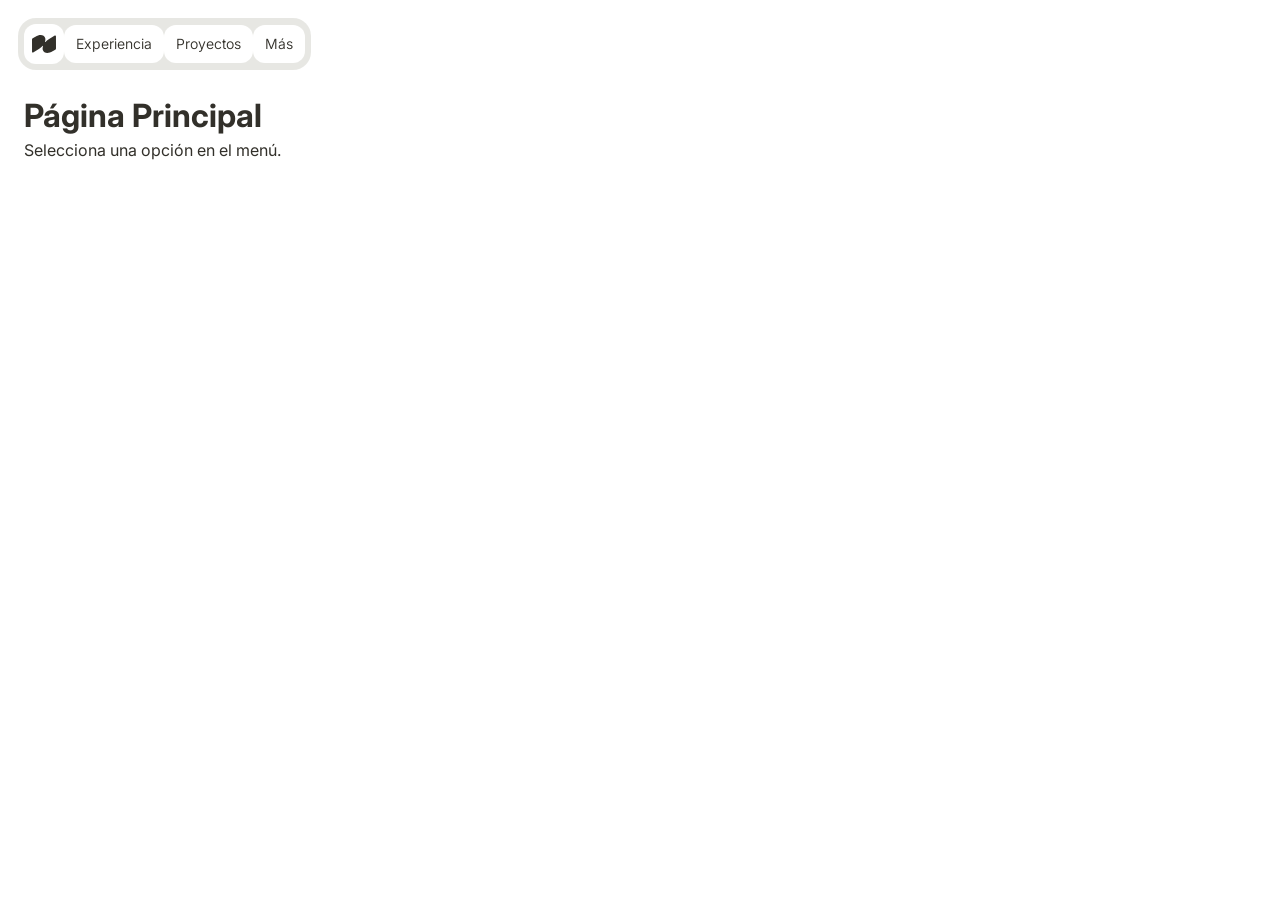
<file: index.html>
<!-- index.html -->
<!DOCTYPE html>
<html lang="es">
<head>
    <meta charset="UTF-8">
    <meta name="viewport" content="width=device-width, initial-scale=1.0">
    <title>Inicio - Portafolio</title>
    <link rel="preconnect" href="https://fonts.googleapis.com">
    <link rel="preconnect" href="https://fonts.gstatic.com" crossorigin>
    <link href="https://fonts.googleapis.com/css2?family=Inter:wght@300;400;500&display=swap" rel="stylesheet">
    <link rel="stylesheet" href="paginas/styles.css">
    <script src="paginas/script.js" defer></script>
</head>
<body>
    <nav class="site-nav" aria-label="Navegación principal">
        <a class="site-nav__logo" href="index.html" aria-label="Inicio" aria-current="page">
            <img src="paginas/images/Logo_DC.svg" alt="Logo">
        </a>
        <a class="site-nav__link" href="paginas/sobre-mi.html">Experiencia</a>
        <a class="site-nav__link" href="paginas/proyectos.html">Proyectos</a>
        <a class="site-nav__link" href="paginas/otros.html">Más</a>
    </nav>

    <main class="page-content">
        <h1>Página Principal</h1>
        <p>Selecciona una opción en el menú.</p>
    </main>
</body>
</html>
</file>
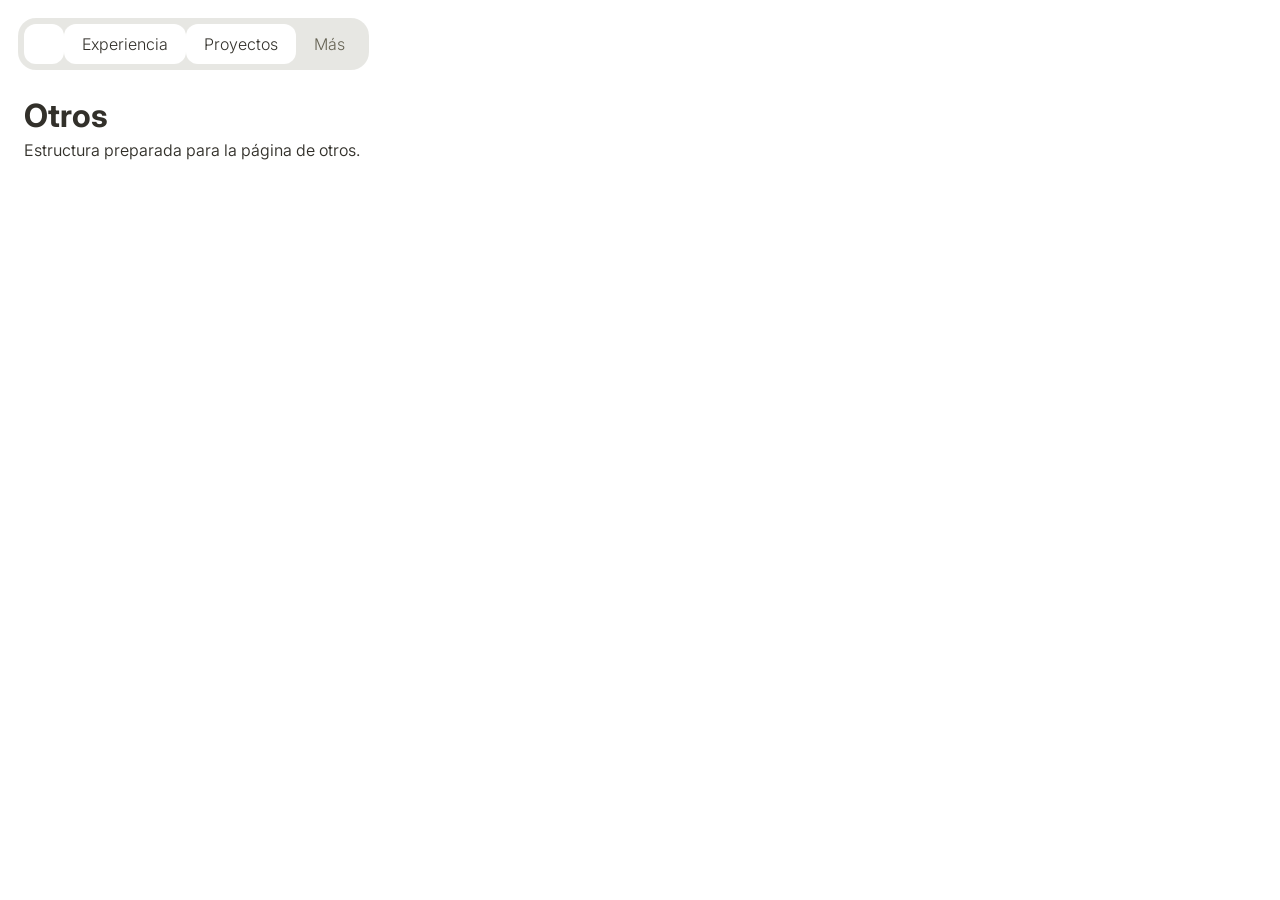
<file: otros.html>
<!-- otros.html -->
<!DOCTYPE html>
<html lang="es">
<head>
    <meta charset="UTF-8">
    <meta name="viewport" content="width=device-width, initial-scale=1.0">
    <title>Otros</title>
    <link rel="preconnect" href="https://fonts.googleapis.com">
    <link rel="preconnect" href="https://fonts.gstatic.com" crossorigin>
    <link href="https://fonts.googleapis.com/css2?family=Inter:wght@300;400;500&display=swap" rel="stylesheet">
    <link rel="stylesheet" href="styles.css">
    <script src="script.js" defer></script>
</head>
<body>
    <nav class="site-nav" aria-label="Navegación principal">
        <a class="site-nav__logo" href="index.html" aria-label="Inicio"></a>
        <a class="site-nav__link" href="sobre-mi.html">Experiencia</a>
        <a class="site-nav__link" href="proyectos.html">Proyectos</a>
        <a class="site-nav__link" href="otros.html" aria-current="page">Más</a>
    </nav>

    <main class="page-content">
        <h1>Otros</h1>
        <p>Estructura preparada para la página de otros.</p>
    </main>
</body>
</html>
</file>
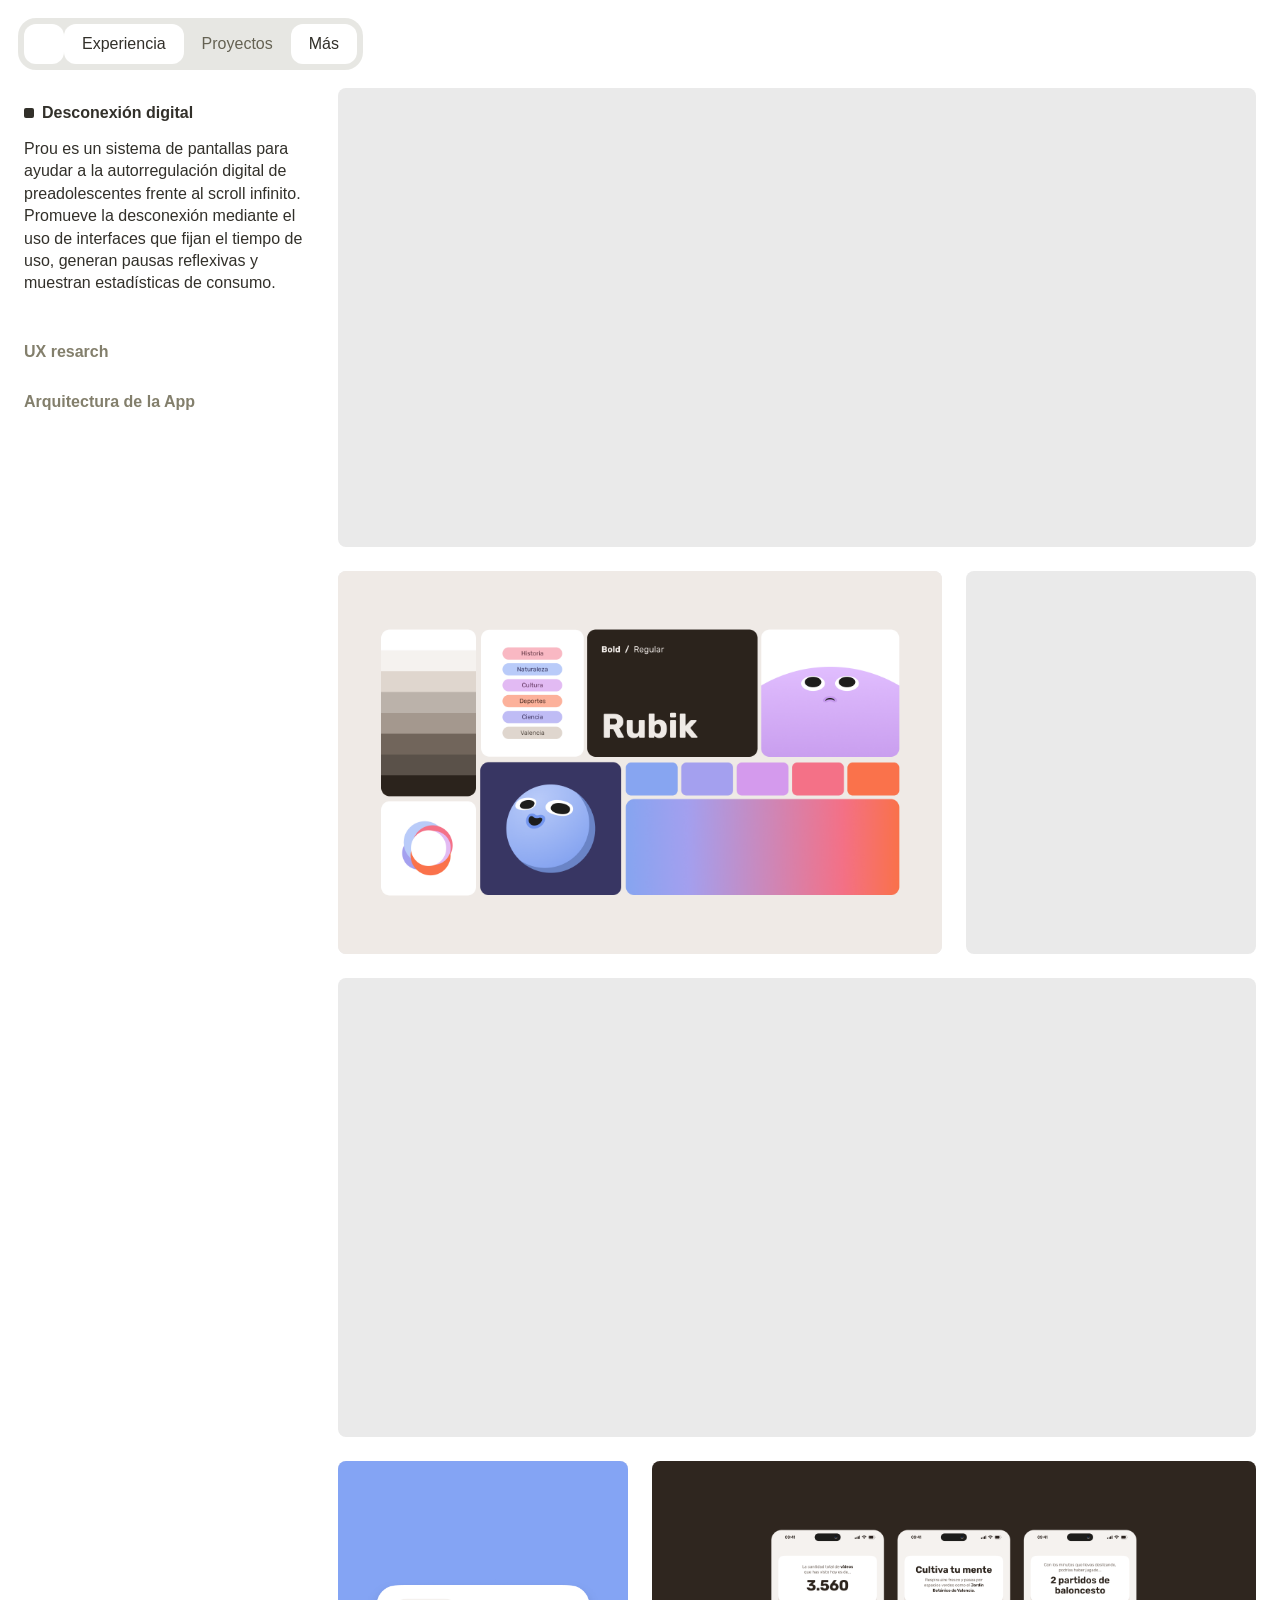
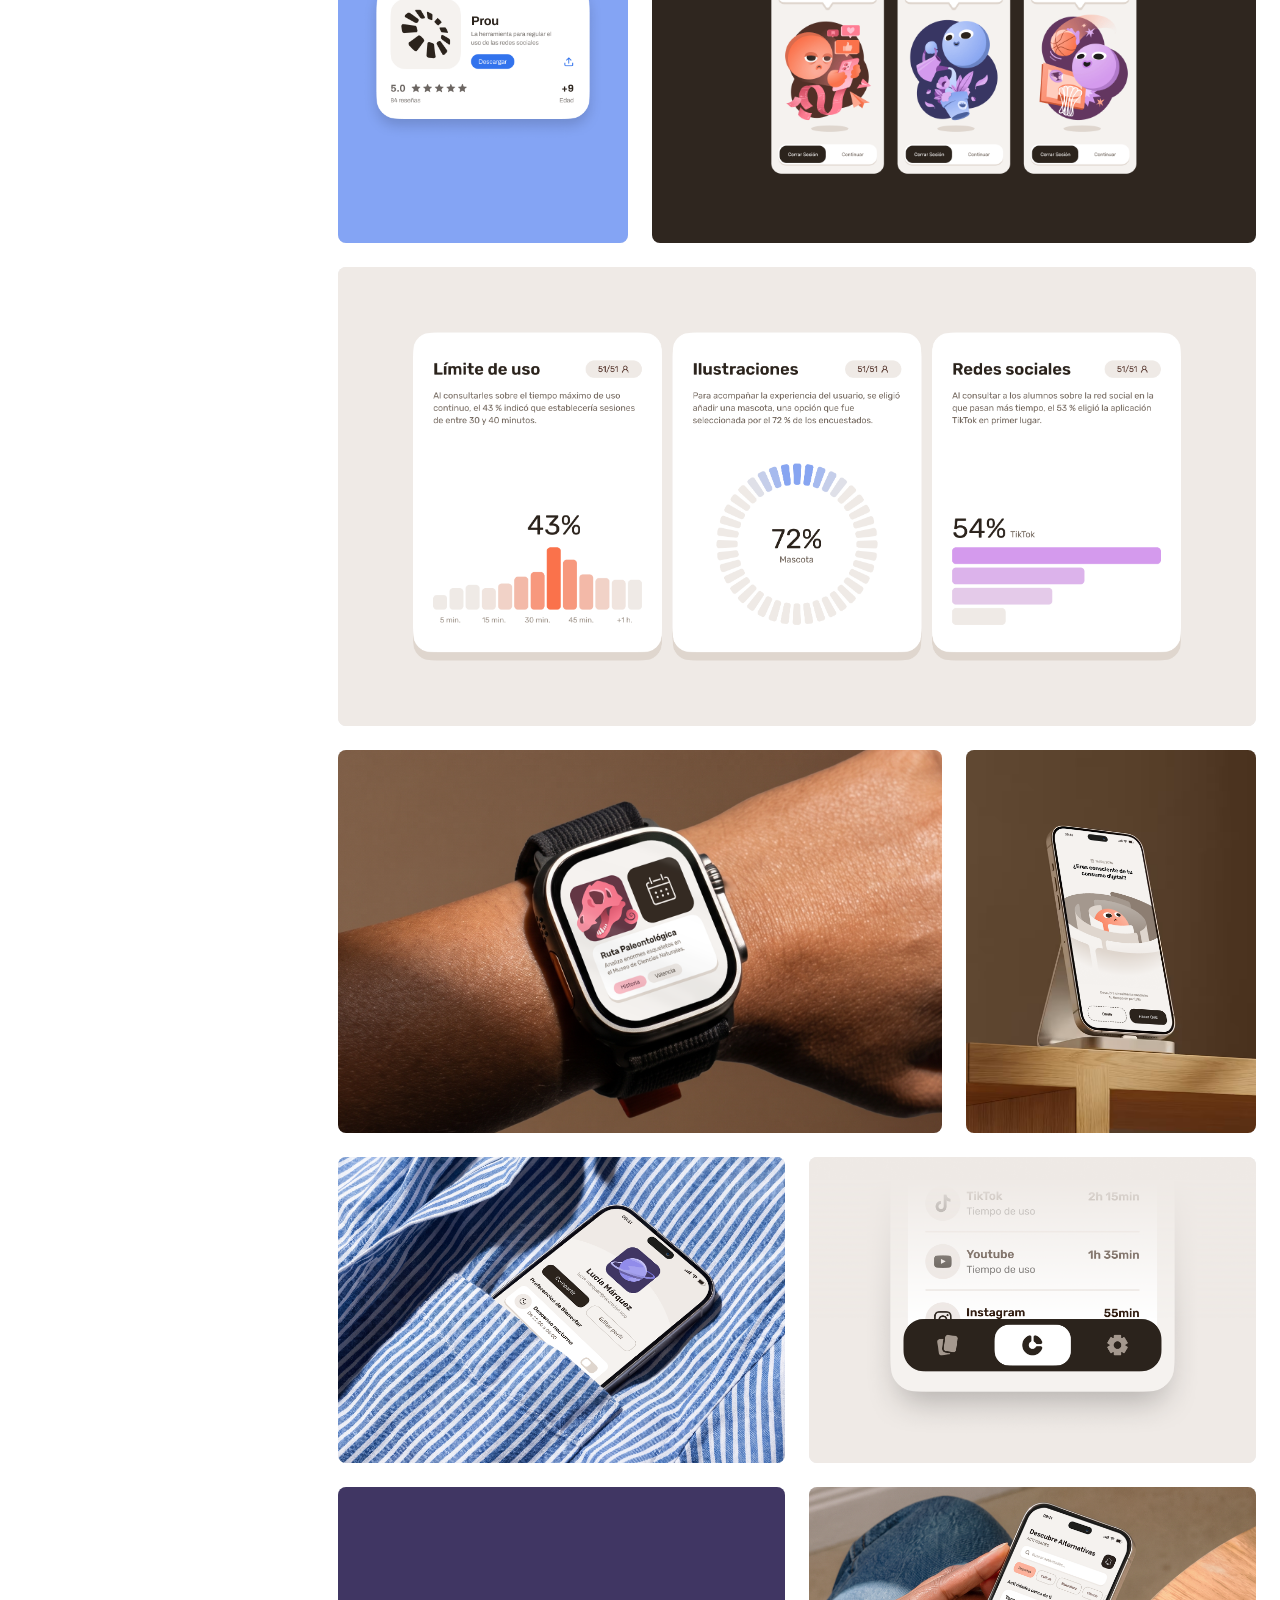
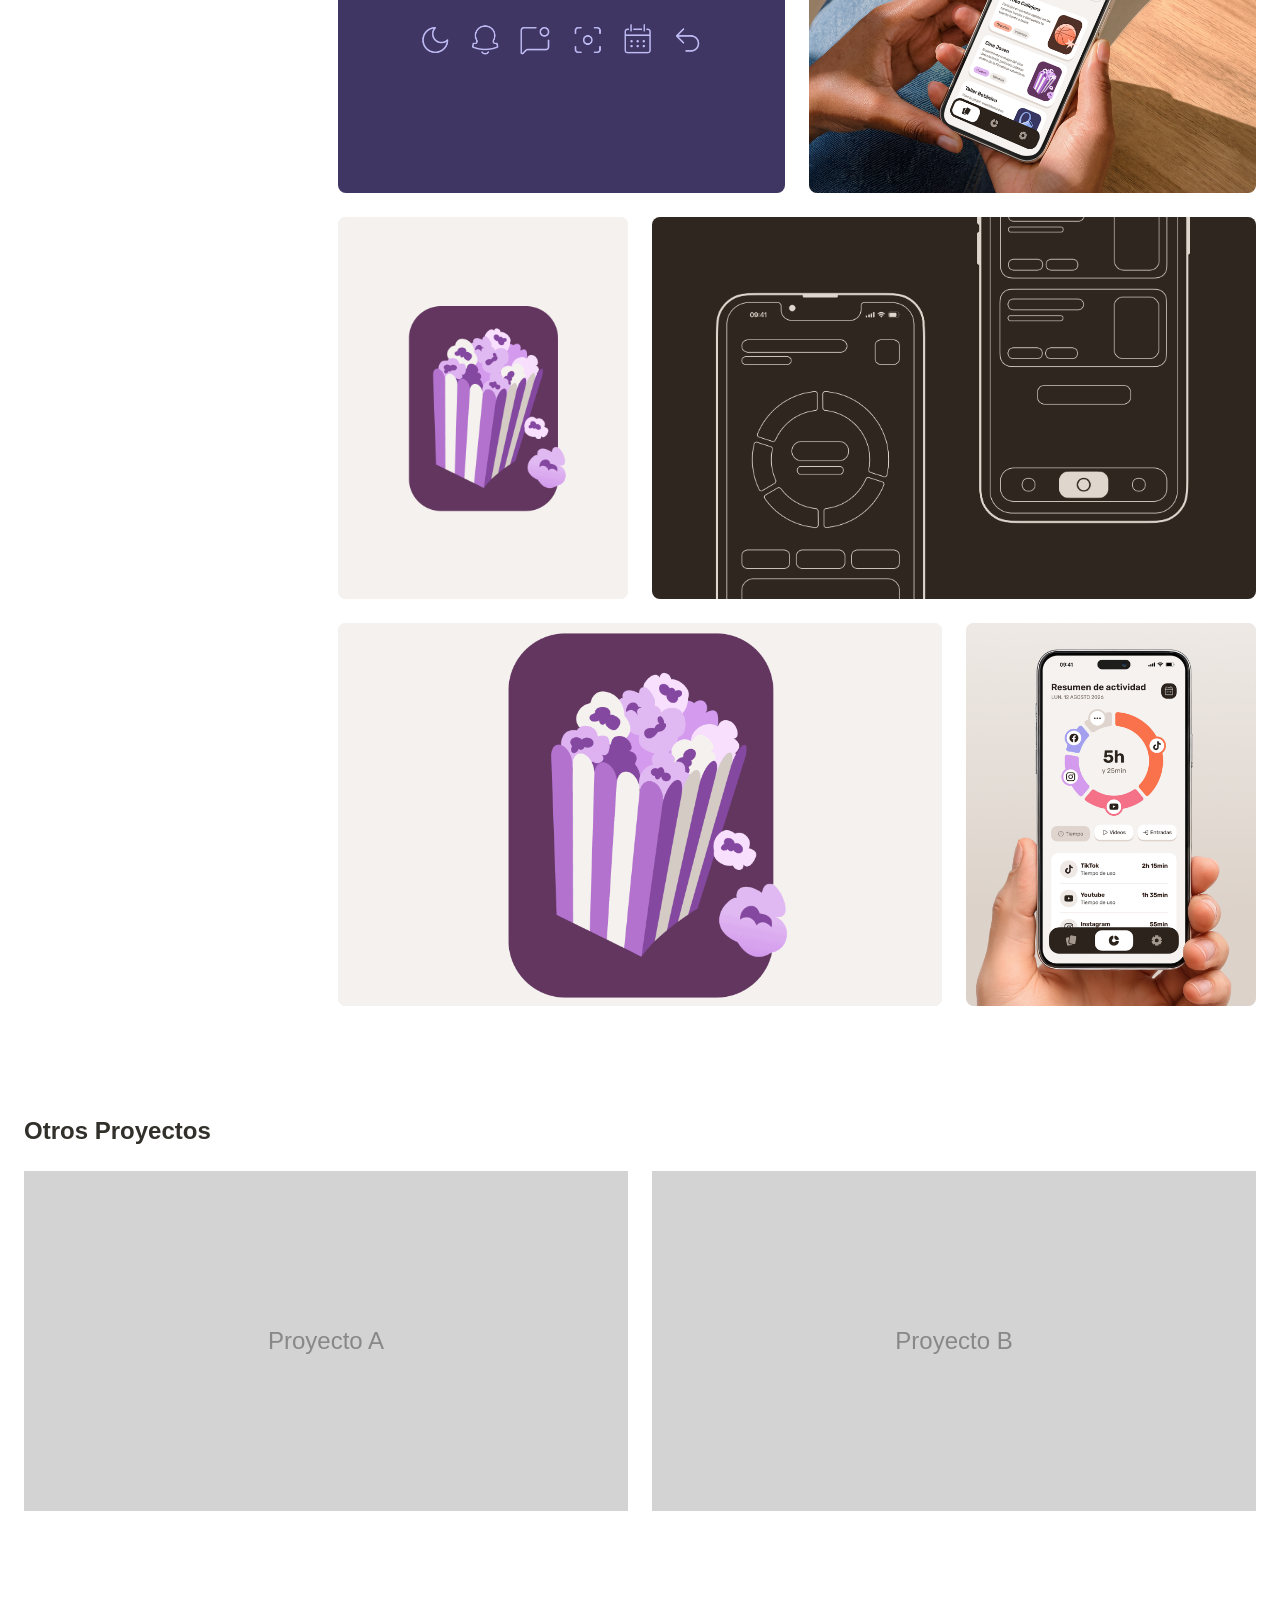
<file: proyectos.html>
<!-- proyectos.html -->
<!DOCTYPE html>
<html lang="es">
<head>
    <meta charset="UTF-8">
    <meta name="viewport" content="width=device-width, initial-scale=1.0">
    <title>Prou | Diseño de App - Proyectos</title>
    <link rel="preconnect" href="https://fonts.googleapis.com">
    <link rel="preconnect" href="https://fonts.gstatic.com" crossorigin>
    <!-- Sustituto libre para la fuente Archive Light -->
    <link href="https://fonts.googleapis.com/css2?family=Archivo:wght@300&display=swap" rel="stylesheet">
    <link rel="stylesheet" href="styles.css">
    <script src="script.js" defer></script>
</head>
<body>
    <nav class="site-nav" aria-label="Navegación principal">
        <a class="site-nav__logo" href="index.html" aria-label="Inicio"></a>
        <a class="site-nav__link" href="sobre-mi.html">Experiencia</a>
        <a class="site-nav__link" href="proyectos.html" aria-current="page">Proyectos</a>
        <a class="site-nav__link" href="otros.html">Más</a>
    </nav>

    <!-- Contenedor Principal (Sin límite de ancho) -->
    <main class="grid-container">
        <!-- Sidebar: Textos y Botones (4 Columnas) -->
        <aside class="sidebar" id="sidebar">
            <div class="accordion-item active" data-target="seccion-1">
                <button class="accordion-btn">Desconexión digital</button>
                <div class="accordion-content" style="max-height: 2000px;">
                    <div class="accordion-content-inner">
                        <p>Prou es un sistema de pantallas para ayudar a la autorregulación digital de preadolescentes frente al scroll infinito. Promueve la desconexión mediante el uso de interfaces que fijan el tiempo de uso, generan pausas reflexivas y muestran estadísticas de consumo.</p>
                    </div>
                </div>
            </div>

            <div class="accordion-item" data-target="seccion-2">
                <button class="accordion-btn">UX resarch</button>
                <div class="accordion-content">
                    <div class="accordion-content-inner">
                        <p>Para validar las decisiones de UX, se realizó un testeo previo a 51 alumnos de entre 12 y 13 años en el que se evaluaron sus hábitos de uso, los parámetros de interacción y las preferencias visuales.</p>
                    
                    </div>
                </div>
            </div>

            <div class="accordion-item" data-target="seccion-3">
                <button class="accordion-btn">Arquitectura de la App</button>
                <div class="accordion-content">
                    <div class="accordion-content-inner">
                        <p>Se diseñó una aplicación externa que permite al usuario comprender y gestionar de forma más consciente su actividad digital diaria, la cual se estructuró en tres pantallas principales.</p>
                    
                    </div>
                </div>
            </div>

            
        </aside>

        <!-- Contenido Principal: Bloques de Imágenes (12 Columnas) -->
        <div class="content-blocks">

            
            <!-- Bloque 1: 6 y 6 (Altura 480px rel.) -->
            <div class="block-row row-720" id="seccion-1">
                <div class="block-col col-12">
                    
                    <iframe src="https://player.vimeo.com/video/1236018371?autoplay=1&amp;muted=1&amp;loop=1&amp;background=1" style="position: absolute; top: 50%; left: 50%; transform: translate(-50%, -50%); width: 100%; height: 100vw; pointer-events: none;" frameborder="0" allow="autoplay" allowfullscreen sandbox="allow-same-origin allow-scripts allow-pointer-lock allow-forms allow-popups allow-popups-to-escape-sandbox" allow="autoplay; fullscreen" allowfullscreen></iframe>
                </div>
            </div>

            <!-- Bloque 2: 4 y 8 (Altura 600px rel.) -->
            <div class="block-row row-600" id="seccion-1">
                <div class="block-col col-8">
                    <img src="images/system.png" alt="Imagen 1">
                </div>
                <div class="block-col col-4">
                    <iframe src="https://player.vimeo.com/video/1238572340?autoplay=1&amp;muted=1&amp;loop=1&amp;background=1" style="position: absolute; top: 50%; left: 50%; transform: translate(-50%, -50%); width: 150vw; height: 100%; pointer-events: none;" frameborder="0" allow="autoplay" allowfullscreen sandbox="allow-same-origin allow-scripts allow-pointer-lock allow-forms allow-popups allow-popups-to-escape-sandbox" allow="autoplay; fullscreen" allowfullscreen></iframe>
                </div>
                
            </div>

            <!-- Bloque 4: 12 (Altura 720px rel.) -->
            <div class="block-row row-720" id="seccion-1">
                <div class="block-col col-12">
                    <iframe src="https://player.vimeo.com/video/1238567015?autoplay=1&amp;muted=1&amp;loop=1&amp;background=1" style="position: absolute; top: 50%; left: 50%; transform: translate(-50%, -50%); width: 100%; height: 100vw; pointer-events: none;" frameborder="0" allow="autoplay" allowfullscreen sandbox="allow-same-origin allow-scripts allow-pointer-lock allow-forms allow-popups allow-popups-to-escape-sandbox" allow="autoplay; fullscreen" allowfullscreen></iframe>
                
                </div>
            </div>

            <!-- Bloque 3: 8 y 4 (Altura 600px rel.) -->
            <div class="block-row row-600" id="seccion-1">
                
                <div class="block-col col-4">
                    <img src="images/App descarga.png" alt="Imagen 3">
                </div>
                <div class="block-col col-8">
                    <img src="images/Mascota.gif" alt="Imagen 3">
                </div>
            </div>

            <!-- Bloque 4: 12 (Altura 720px rel.) -->
            <div class="block-row row-720" id="seccion-2">
                <div class="block-col col-12">
                    <img src="images/Estadisticas.png" alt="Imagen 4">
                </div>
            </div>

            <!-- Bloque 5: 4, 4, 4 (Altura 600px rel.)
            <div class="block-row row-600">
                <div class="block-col col-4">
                    <div class="placeholder">Imagen 5A</div>
                </div>
                <div class="block-col col-4">
                    <div class="placeholder">Imagen 5B</div>
                </div>
                <div class="block-col col-4">
                    <div class="placeholder">Imagen 5C</div>
                </div>
            </div>-->

            <div class="block-row row-600" id="seccion-2">
                <div class="block-col col-8">
                    <img src="images/watch.png" alt="Imagen 1">
                </div>
                <div class="block-col col-4">
                    <img src="images/Test.png" alt="Imagen 1">
                </div>
            </div>
            
            <!-- Bloque 2: 4 y 8 (Altura 600px rel.) -->
            <div class="block-row row-480" id="seccion-2">
                <div class="block-col col-6">
                    <img src="images/Perfil.png" alt="Imagen 1">
                </div>
                <div class="block-col col-6">
                    <img src="images/Slider.png" alt="Imagen 1">
                </div>
            </div>

            <div class="block-row row-480" id="seccion-3">
                <div class="block-col col-6">
                    <img src="images/Iconos simples 2.png" alt="Imagen 1">
                </div>
                <div class="block-col col-6">
                    <img src="images/Portada.png" alt="Imagen 1">
                </div>
            </div>

            <div class="block-row row-600" id="seccion-3">
                <div class="block-col col-4">
                    <img src="images/ilustraciones.gif" alt="Imagen 1">
                </div>
                <div class="block-col col-8">
                    <img src="images/Wireframes.png" alt="Imagen 1">
                </div>
            </div>

            <div class="block-row row-600" id="seccion-3">
                <div class="block-col col-8">
                    <img src="images/ilustraciones.gif" alt="Imagen 1">
                </div>
                <div class="block-col col-4">
                    <img src="images/Datos.png" alt="Imagen 1">
                </div>
            </div>

        
        </div>
    </main>

    <section class="otros-proyectos">
        <h2>Otros Proyectos</h2>
        <div class="otros-grid">
            <div class="placeholder" style="aspect-ratio: 16/9;">Proyecto A</div>
            <div class="placeholder" style="aspect-ratio: 16/9;">Proyecto B</div>
        </div>
    </section>

    <footer class="footer"></footer>
</body>
</html>
</file>
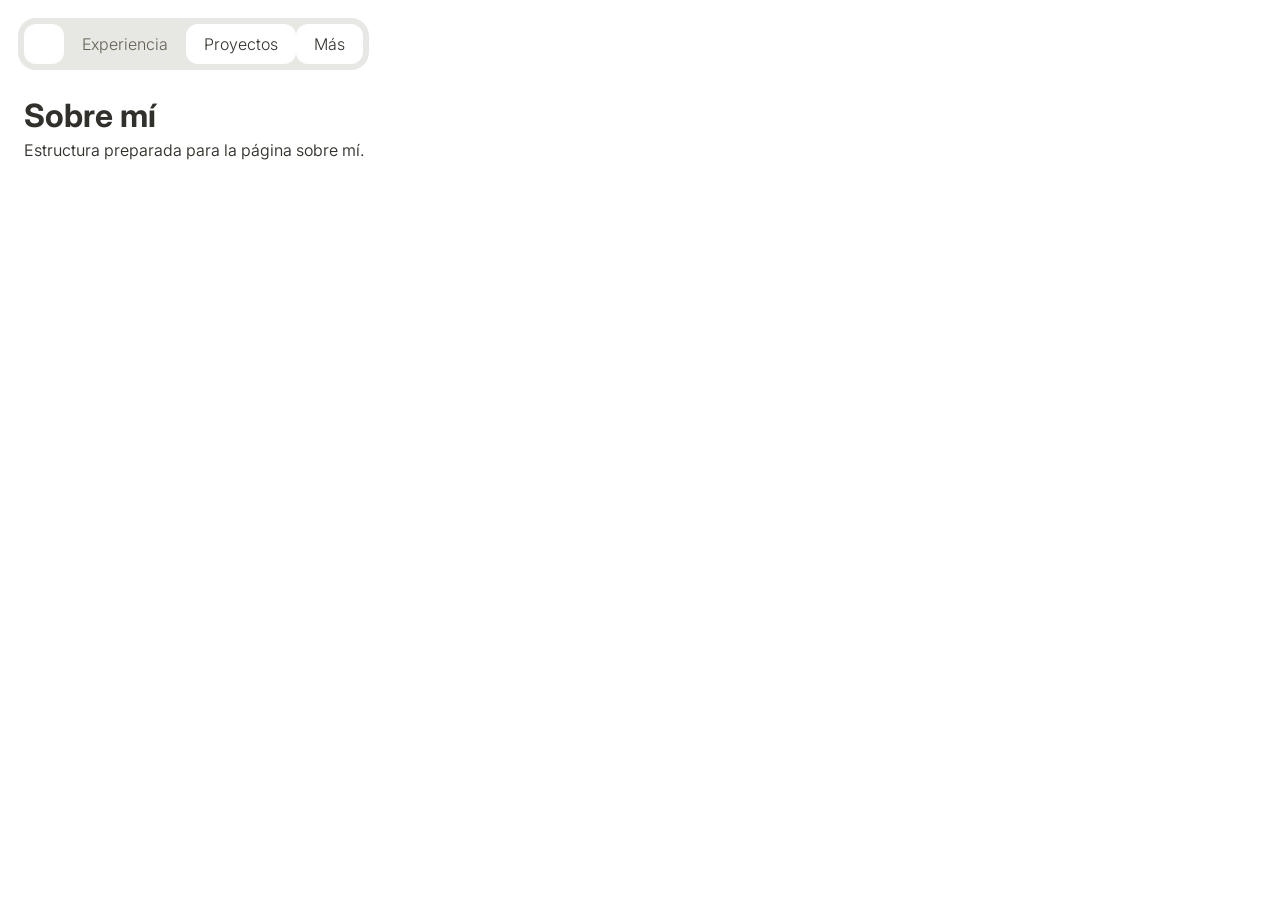
<file: sobre-mi.html>
<!-- sobre-mi.html -->
<!DOCTYPE html>
<html lang="es">
<head>
    <meta charset="UTF-8">
    <meta name="viewport" content="width=device-width, initial-scale=1.0">
    <title>Sobre Mí</title>
    <link rel="preconnect" href="https://fonts.googleapis.com">
    <link rel="preconnect" href="https://fonts.gstatic.com" crossorigin>
    <link href="https://fonts.googleapis.com/css2?family=Inter:wght@300;400;500&display=swap" rel="stylesheet">
    <link rel="stylesheet" href="styles.css">
    <script src="script.js" defer></script>
</head>
<body>
    <nav class="site-nav" aria-label="Navegación principal">
        <a class="site-nav__logo" href="index.html" aria-label="Inicio"></a>
        <a class="site-nav__link" href="sobre-mi.html" aria-current="page">Experiencia</a>
        <a class="site-nav__link" href="proyectos.html">Proyectos</a>
        <a class="site-nav__link" href="otros.html">Más</a>
    </nav>

    <main class="page-content">
        <h1>Sobre mí</h1>
        <p>Estructura preparada para la página sobre mí.</p>
    </main>
</body>
</html>
</file>
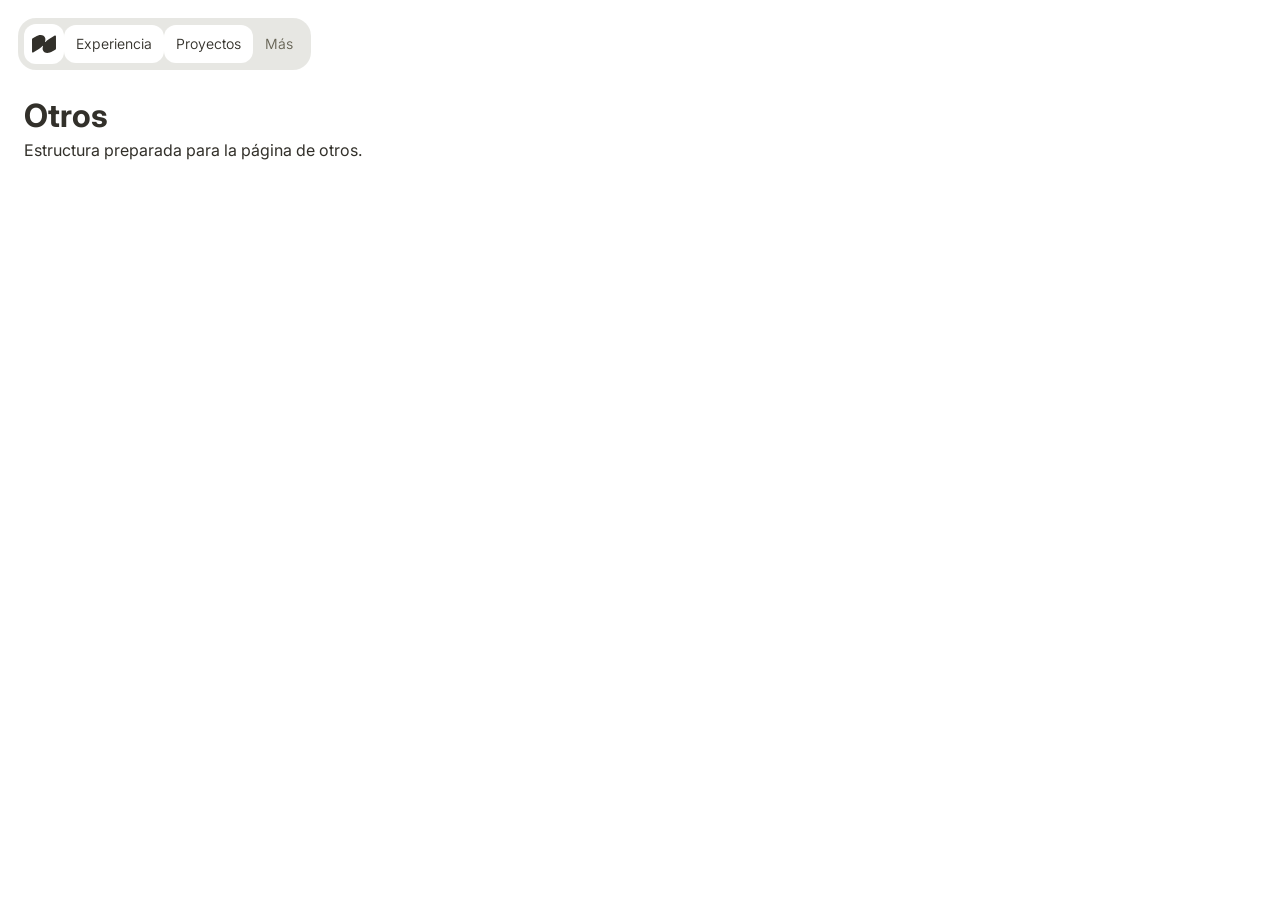
<file: paginas/otros.html>
<!-- otros.html -->
<!DOCTYPE html>
<html lang="es">
<head>
    <meta charset="UTF-8">
    <meta name="viewport" content="width=device-width, initial-scale=1.0">
    <title>Otros</title>
    <link rel="preconnect" href="https://fonts.googleapis.com">
    <link rel="preconnect" href="https://fonts.gstatic.com" crossorigin>
    <link href="https://fonts.googleapis.com/css2?family=Inter:wght@300;400;500&display=swap" rel="stylesheet">
    <link rel="stylesheet" href="styles.css">
    <script src="script.js" defer></script>
</head>
<body>
    <nav class="site-nav" aria-label="Navegación principal">
        <a class="site-nav__logo" href="../index.html" aria-label="Inicio"><img src="images/Logo_DC.svg" alt="Logo"></a>
        <a class="site-nav__link" href="sobre-mi.html">Experiencia</a>
        <a class="site-nav__link" href="proyectos.html">Proyectos</a>
        <a class="site-nav__link" href="otros.html" aria-current="page">Más</a>
    </nav>

    <main class="page-content">
        <h1>Otros</h1>
        <p>Estructura preparada para la página de otros.</p>
    </main>
</body>
</html>
</file>
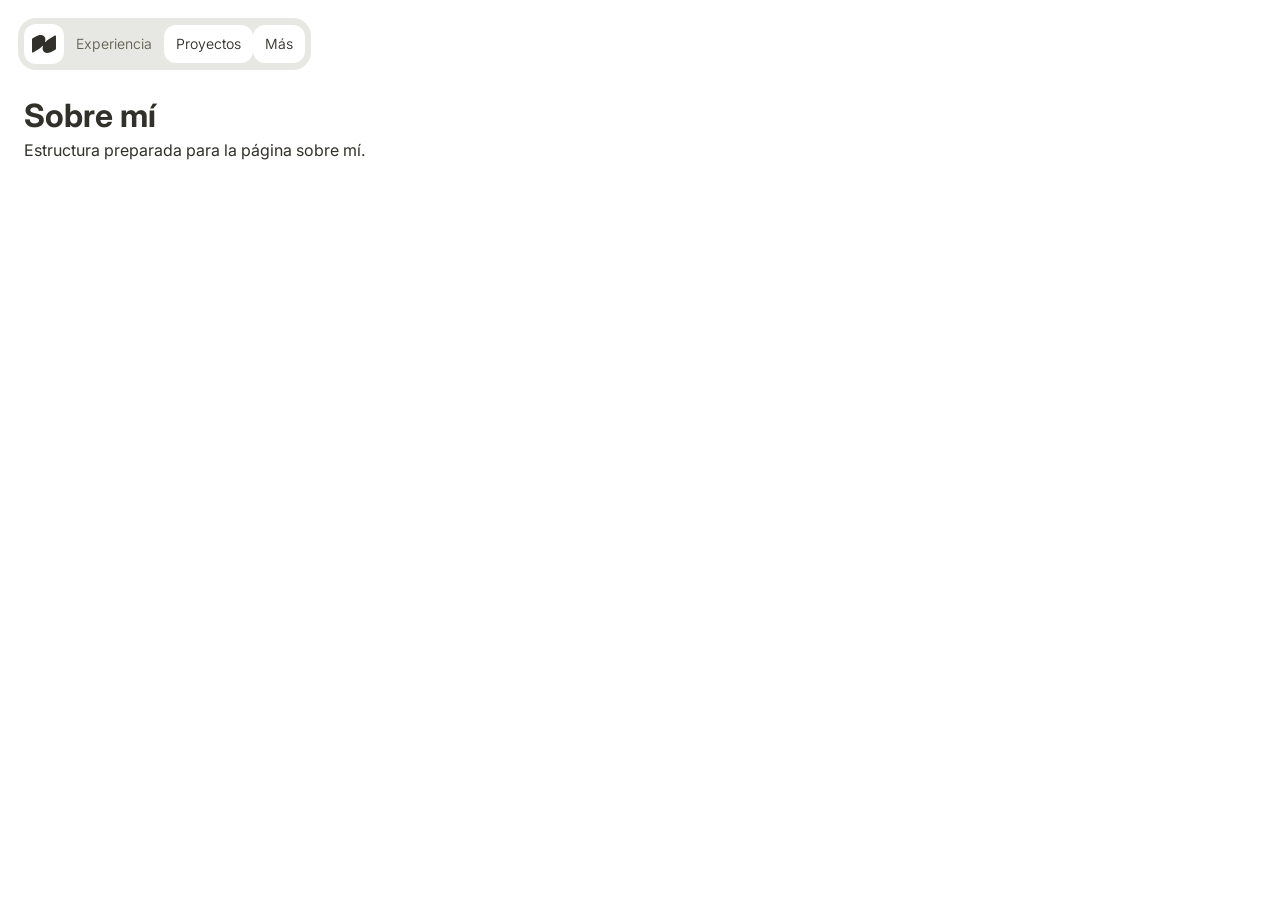
<file: paginas/sobre-mi.html>
<!-- sobre-mi.html -->
<!DOCTYPE html>
<html lang="es">
<head>
    <meta charset="UTF-8">
    <meta name="viewport" content="width=device-width, initial-scale=1.0">
    <title>Sobre Mí</title>
    <link rel="preconnect" href="https://fonts.googleapis.com">
    <link rel="preconnect" href="https://fonts.gstatic.com" crossorigin>
    <link href="https://fonts.googleapis.com/css2?family=Inter:wght@300;400;500&display=swap" rel="stylesheet">
    <link rel="stylesheet" href="styles.css">
    <script src="script.js" defer></script>
</head>
<body>
    <nav class="site-nav" aria-label="Navegación principal">
        <a class="site-nav__logo" href="../index.html" aria-label="Inicio"><img src="images/Logo_DC.svg" alt="Logo"></a>
        <a class="site-nav__link" href="sobre-mi.html" aria-current="page">Experiencia</a>
        <a class="site-nav__link" href="proyectos.html">Proyectos</a>
        <a class="site-nav__link" href="otros.html">Más</a>
    </nav>

    <main class="page-content">
        <h1>Sobre mí</h1>
        <p>Estructura preparada para la página sobre mí.</p>
    </main>
</body>
</html>
</file>
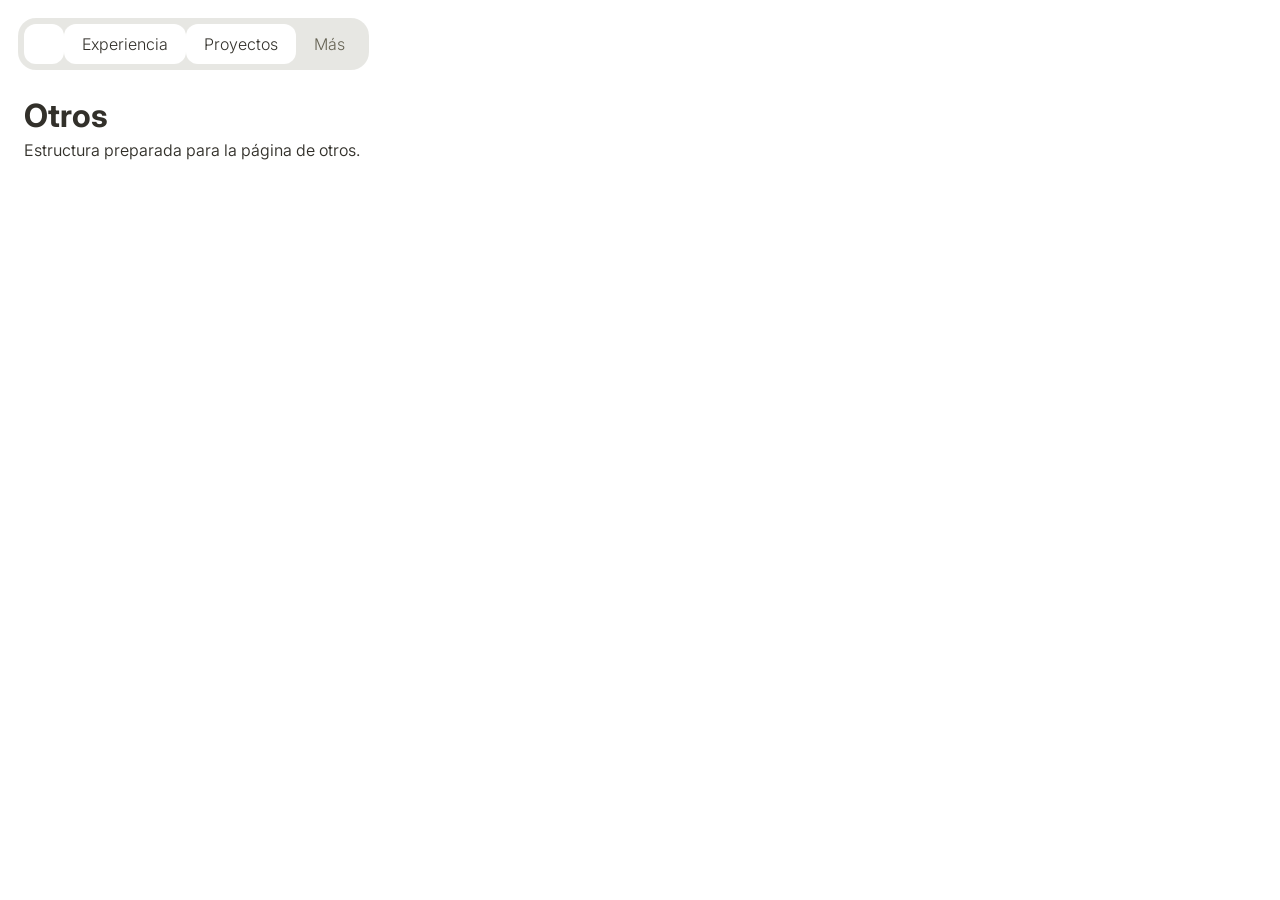
<file: Páginas/otros.html>
<!-- otros.html -->
<!DOCTYPE html>
<html lang="es">
<head>
    <meta charset="UTF-8">
    <meta name="viewport" content="width=device-width, initial-scale=1.0">
    <title>Otros</title>
    <link rel="preconnect" href="https://fonts.googleapis.com">
    <link rel="preconnect" href="https://fonts.gstatic.com" crossorigin>
    <link href="https://fonts.googleapis.com/css2?family=Inter:wght@300;400;500&display=swap" rel="stylesheet">
    <link rel="stylesheet" href="styles.css">
    <script src="script.js" defer></script>
</head>
<body>
    <nav class="site-nav" aria-label="Navegación principal">
        <a class="site-nav__logo" href="../index.html" aria-label="Inicio"></a>
        <a class="site-nav__link" href="../sobre-mi.html">Experiencia</a>
        <a class="site-nav__link" href="../proyectos.html">Proyectos</a>
        <a class="site-nav__link" href="../otros.html" aria-current="page">Más</a>
    </nav>

    <main class="page-content">
        <h1>Otros</h1>
        <p>Estructura preparada para la página de otros.</p>
    </main>
</body>
</html>
</file>
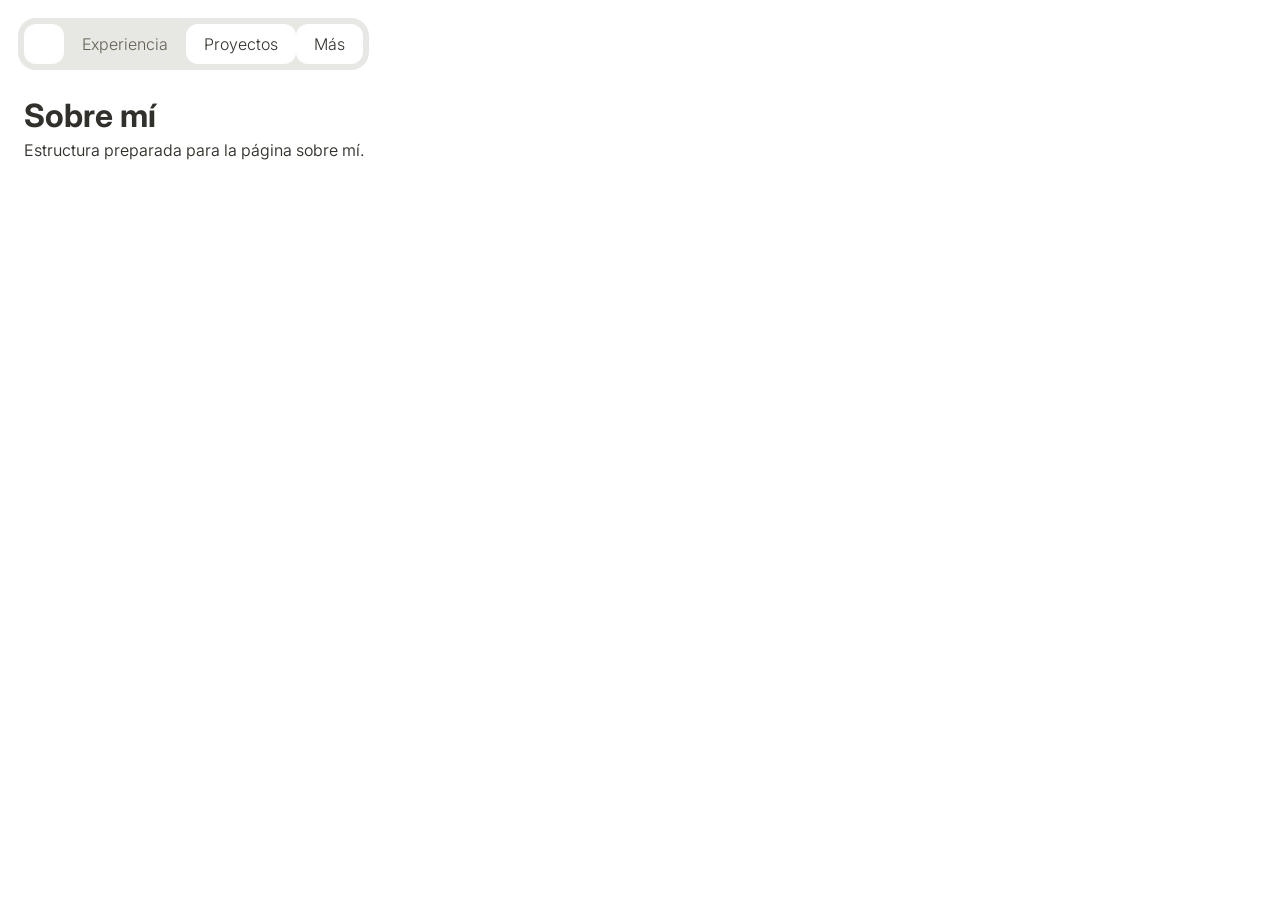
<file: Páginas/sobre-mi.html>
<!-- sobre-mi.html -->
<!DOCTYPE html>
<html lang="es">
<head>
    <meta charset="UTF-8">
    <meta name="viewport" content="width=device-width, initial-scale=1.0">
    <title>Sobre Mí</title>
    <link rel="preconnect" href="https://fonts.googleapis.com">
    <link rel="preconnect" href="https://fonts.gstatic.com" crossorigin>
    <link href="https://fonts.googleapis.com/css2?family=Inter:wght@300;400;500&display=swap" rel="stylesheet">
    <link rel="stylesheet" href="styles.css">
    <script src="script.js" defer></script>
</head>
<body>
    <nav class="site-nav" aria-label="Navegación principal">
        <a class="site-nav__logo" href="../index.html" aria-label="Inicio"></a>
        <a class="site-nav__link" href="../sobre-mi.html" aria-current="page">Experiencia</a>
        <a class="site-nav__link" href="../proyectos.html">Proyectos</a>
        <a class="site-nav__link" href="../otros.html">Más</a>
    </nav>

    <main class="page-content">
        <h1>Sobre mí</h1>
        <p>Estructura preparada para la página sobre mí.</p>
    </main>
</body>
</html>
</file>
<file: paginas/styles.css>
/* styles.css */
:root {
    /* --- VARIABLES DE ESTRUCTURA Y COLOR --- */
    --bg-color: #FFFFFF;
    --header-bg: rgba(232, 231, 227, 0.78);
    --text-color: #32302A;
    --gap: 24px;
    --gap2: 16px;
    --border-radius: 8px;
    --font-family: 'Inter', sans-serif; /* Fallback para Archive */

    /* --- VARIABLES DE TIPOGRAFÍA (Escritorio / Base) --- */
    --text-base-size: 16px;
    --text-base-weight: 400;
    --text-base-lh: 1.4;

    --text-nav-size: 14px;
    --text-nav-weight: 350;
    --text-nav-lh: 14px;

    --text-accordion-size: 14px;
    --text-accordion-weight: 600;

    --text-h2-size: 14px;
    --text-placeholder-size: 16px;
    --text-h0-size: 60px;
}

/* --- VARIABLES TIPOGRÁFICAS (Móvil < 600px) --- */
@media (max-width: 800px) {
    :root {
        --text-nav-size: 13px;
        --text-base-size: 14px;
        --text-accordion-size: 14px;
        --text-h2-size: 20px;
        --text-h0-size: 32px;
        
    }
}

/* --- VARIABLES TIPOGRÁFICAS (Pantallas Gigantes > 1940px) --- */
@media (min-width: 1940px) {
    .project-header-row {
    margin-top: 420px;
}
    :root {
        
        --text-base-size: 20px;
        --text-nav-size: 16px;
        --text-accordion-size: 18px;
        --text-h2-size: 24px;
        --text-h0-size: 80px;
        
        
}
}

* {
    box-sizing: border-box;
    margin: 0;
    padding: 0;
}

body {
    background-color: var(--bg-color);
    color: var(--text-color);
    font-family: var(--font-family);
    font-weight: var(--text-base-weight);
    font-size: var(--text-base-size);
    line-height: var(--text-base-lh);
    overflow-x: hidden;
}

/* ---------------- PORTADA DE PROYECTOS ---------------- */
.project-header-row {
    grid-column: span 16;
    display: grid;
    grid-template-columns: repeat(16, 1fr);
    gap: var(--gap);
    margin-top: 320px; 
    margin-bottom: 40px; 
    align-items: end;
}

.project-title {
    grid-column: 1 / 9; /* Ocupa exactamente de la columna 1 a la 8 */
    font-size: var(--text-h0-size);
    font-weight: 350;
    line-height: 1.1;
    letter-spacing: -0.02em;
    color: var(--text-color);
}

.project-meta {
    grid-column: 11 / 17; /* Empieza en la columna 11 y termina en la 16 */
    display: grid;
    grid-template-columns: repeat(6, 1fr); /* Subdivisión para encajar con el grid principal */
    gap: var(--gap);
}

.meta-col {
    grid-column: span 2; /* Cada bloque ocupa 2 columnas (11-12, 13-14, 15-16) */
    display: flex;
    flex-direction: column;
    gap: 4px;
}

.meta-title {
    color: rgba(50, 48, 42, 0.45); /* Mismo tono oscuro pero clarito/transparente */
    font-family: var(--font-family);
    font-size: var(--text-base-size);
    font-weight: var(--text-base-weight)
}

.meta-item {
    color: var(--text-color);
    font-family: var(--font-family);
    font-size: var(--text-base-size);
    font-weight: var(--text-base-weight)
}

.project-cover {
    grid-column: span 16;
    height: auto; 
    aspect-ratio: 1872 / 738; 
    border-radius: var(--border-radius);
    overflow: hidden;
    position: relative;
    background-color: #EAEAEA;
    
    min-height: 0; /* Previene que el grid fuerce la altura original */
}

.project-cover img, .project-cover video {
    position: absolute; /* Extrae el archivo del flujo del grid */
    top: 0;
    left: 0;
    width: 100%;
    height: 100%;
    object-fit: cover;
    display: block;
}

/* ---------------- NAVEGACION ---------------- */
.site-nav {
    position: fixed;
    top: 18px;
    left: 18px;
    display: inline-flex;
    align-items: center;
    gap: 0;
    width: max-content;
    max-width: calc(100vw - 32px);
    padding: 6px;
    border-radius: 18px;
    background: rgba(214, 213, 206, 0.575);
    -webkit-backdrop-filter: blur(18px);
    backdrop-filter: blur(18px);
    z-index: 100;
    transition: transform 0.35s ease;
}

.site-nav.is-hidden {
    transform: translateY(calc(-100% - 24px));
}

.site-nav a {
    display: block;
    border-radius: 12px;
    color: #32302A;
    font-size: var(--text-nav-size);
    line-height: var(--text-nav-lh);
    font-weight: var(--text-nav-weight);
    text-decoration: none;
    white-space: nowrap;
    transition: opacity 0.2s ease, background-color 0.2s ease, color 0.2s ease;
    background-color: #FFFFFF;
}

.site-nav__logo {
        flex: 0 0 40px;
        width: 40px;
        aspect-ratio: 1 / 1;
        padding: 8px;
        background-color: transparent;
       
    }

    .site-nav__logo img,
    .site-nav__logo svg {
        width: 100%; /* Reduce el tamaño visual */
        height: 100%; /* Reduce el tamaño visual */
        object-fit: contain;
        object-position: center;
        display: block;
        margin: auto; /* Crea el margen automático al centrar */
    }

.site-nav__link {
    padding: 12px 12px;
    background-color: transparent;
}

.site-nav__link[aria-current="page"] {
    background-color: transparent;
    color:  #656253;
}

.site-nav__link:not([aria-current="page"]):hover {
    opacity: 0.6;
}

.site-nav a:focus-visible {
    outline: 2px solid #32302A;
    outline-offset: 2px;
}

/* ---------------- GRID PRINCIPAL ---------------- */
.grid-container {
    display: grid;
    grid-template-columns: repeat(16, 1fr);
    gap: var(--gap);
    padding: var(--gap2);
    width: 100%;
}

.page-content {
    padding: calc(70px + var(--gap)) var(--gap) var(--gap);
}

/* ---------------- SIDEBAR Y TEXTOS ---------------- */
.sidebar {
    grid-column: span 4;
    position: sticky;
    top: calc(64px + var(--gap));
    align-self: start;
    display: flex;
    flex-direction: column;
    transition: top 0.4s ease;
}

body.nav-hidden .sidebar {
    top: var(--gap);
}

.accordion-item {
    margin-bottom: var(--gap2); 
    padding-top: var(--gap2);
}

.accordion-btn {
    display: flex;
    align-items: center;
    gap: 8px;
    background: none;
    border: 0;
    border-radius: 0;
    padding: 0;
    font-family: var(--font-family);
    font-size: var(--text-accordion-size);
    font-weight: var(--text-accordion-weight);
    color: #837f6c;
    cursor: pointer;
    transition: color 0.2s ease;
    text-align: left;
}

.accordion-btn:hover { color: #32302A; }
.accordion-item.active .accordion-btn { color: #32302A; }
.accordion-item.active .accordion-btn::before {
    width: 14px;
    height: 14px;
    flex: 0 0 14px;
    border-radius: 4px;
    background-color: #32302A;
    content: "";
}

.accordion-content {
    max-height: 0;
    overflow: hidden;
    transition: max-height 0.5s ease-out;
}

.accordion-content-inner {
    padding-top: var(--gap2);
    padding-bottom: var(--gap2);
}

/* ---------------- BLOQUES DE IMAGENES ---------------- */
.content-blocks {
    grid-column: span 12;
    display: flex;
    flex-direction: column;
    gap: var(--gap);
}

.block-row {
    display: grid;
    grid-template-columns: repeat(12, 1fr);
    gap: var(--gap);
    width: 100%;
}

.row-480 { aspect-ratio: 12 / 4; }
.row-600 { aspect-ratio: 12 / 5; }
.row-720 { aspect-ratio: 12 / 6; }

.block-col {
    border-radius: var(--border-radius);
    overflow: hidden;
    background-color: #EAEAEA;
    width: 100%;
    height: 100%;
    position: relative;
}

.block-col img, .block-col video{
    position: absolute;
    width: 100%;
    height: 100%;
    object-fit: cover;
    display: block;
}

.block-col iframe {
    position: absolute;
    top: 0;
    left: 0;
    width: 100%;
    height: 100%;
    border: none;
} 

.col-4 { grid-column: span 4; }
.col-6 { grid-column: span 6; }
.col-8 { grid-column: span 8; }
.col-12 { grid-column: span 12; }

.placeholder {
    width: 100%; height: 100%;
    display: flex; align-items: center; justify-content: center;
    background-color: #D3D3D3; color: #888; 
    font-size: var(--text-placeholder-size);
}

/* ---------------- OTROS PROYECTOS Y FOOTER ---------------- */
.otros-proyectos { padding: var(--gap); margin-top: 60px; }
.otros-proyectos h2 { font-size: var(--text-h2-size); margin-bottom: var(--gap); }
.otros-grid { display: grid; grid-template-columns: 1fr 1fr; gap: var(--gap); }
.footer { height: 100px; padding: var(--gap); }

/* ---------------- RESPONSIVE (MÓVIL < 600px) ---------------- */
@media (max-width: 800px) {

    /* Sustituye la regla agrupada genérica por esta: */
    .col-4, .col-6, .col-8, .col-12 {
        grid-column: span 1;
        /* Eliminamos el aspect-ratio: 4 / 3; */
    }

    /* Asignamos las proporciones exactas del escritorio (Ancho columna / Alto fila) */
    
    /* Fila 480 (Alto relativo: 4) */
    .row-480 .col-6 { aspect-ratio: 6 / 5; }
    .row-480 .col-12 { aspect-ratio: 12 / 4; }

    /* Fila 600 (Alto relativo: 5) */
    .row-600 .col-4 { aspect-ratio: 4 / 5; } /* Se vuelve completamente vertical */
    .row-600 .col-8 { aspect-ratio: 8 / 6; } /* Se mantiene horizontal */
    .row-600 .col-12 { aspect-ratio: 12 / 6; }

    /* Fila 720 (Alto relativo: 6) */
    .row-720 .col-12 { aspect-ratio: 12 / 7; } /* Formato panorámico */

    .sidebar, .content-blocks {
        display: contents;
    }

    /* 2. Enviamos todo al final por defecto para que los elementos sin ID no suban al principio */
    .accordion-item, .block-row {
        order: 99;
    }

    /* 3. Asignamos el orden exacto de intercalado */
    .accordion-item[data-target="seccion-1"] { order: 1; }
    .block-row[id="seccion-1"] { order: 2; }

    .accordion-item[data-target="seccion-2"] { order: 3; }
    .block-row[id="seccion-2"] { order: 4; }

    .accordion-item[data-target="seccion-3"] { order: 5; }
    .block-row[id="seccion-3"] { order: 6; }

    /* --------------------------------------------------- */
    /* ACORDEÓN SIEMPRE ABIERTO Y ESTÁTICO (SOLO MÓVIL)    */
    /* --------------------------------------------------- */
    
    .accordion-content {
        max-height: none !important; /* Anula el límite de altura del JavaScript */
        overflow: visible;
    }

    .accordion-btn {
        color: #32302A !important;
        pointer-events: none; /* Desactiva clics y estado hover */
    }

    .accordion-btn::before {
        width: 10px;
        height: 10px;
        flex: 0 0 10px;
        border-radius: 2px;
        background-color: #32302A;
        content: "";
    }

    ----------------- NAVEGACION ---------------- */

    .site-nav__link {
        padding-right: 8px;
        padding-left: 8px;
        /* El font-size ahora está controlado por la variable --text-nav-size en el @media de :root */
    }

    .site-nav {
        left: 50%;
        transform: translateX(-50%);
    }

    .site-nav.is-hidden {
        transform: translateX(-50%);
    
    }

    .grid-container {
        grid-template-columns: 1fr;
        
        padding: var(--gap2);
        gap: var(--gap2);
    }
    
    .sidebar {
        grid-column: span 1;
        position: static;
        margin-bottom: var(--gap);
    }
    
    .content-blocks { grid-column: span 1; }
    .block-row { 
        grid-template-columns: 1fr; 
        aspect-ratio: auto;
        gap: var(--gap2);
    }
    
    .col-4, .col-6, .col-8, .col-12 {
        grid-column: span 1;
        aspect-ratio: 4 / 3;
    }
    .otros-grid { grid-template-columns: 1fr; }

    /* Ajustes móviles para la portada */
    .project-header-row {
        grid-template-columns: 1fr;
        margin-top: 120px; /* Reducción de la separación superior */
        margin-bottom: 32px;
        gap: 40px;
    }

    .project-title {
        grid-column: span 1;
        font-size: var(--text-h0-size);
    }

    .project-meta {
        grid-column: span 1;
        display: flex; /* Vuelve a flexbox en móvil para que fluya hacia abajo */
        flex-wrap: wrap; 
        gap: 32px;
    }

    .project-cover {
        
        height: auto; 
        aspect-ratio: 3 / 2; /* Formato horizontal en lugar de vertical */
        
    }
}
    @media (min-width: 1940px) {
    .project-header-row {
        margin-top: 480px;
    }
    
}
</file>
<file: styles.css>
/* styles.css */
:root {
    /* --- VARIABLES DE ESTRUCTURA Y COLOR --- */
    --bg-color: #FFFFFF;
    --header-bg: rgba(232, 231, 227, 0.78);
    --text-color: #32302A;
    --gap: 24px;
    --gap2: 16px;
    --border-radius: 8px;
    --font-family: 'Inter', sans-serif; /* Fallback para Archive */

    /* --- VARIABLES DE TIPOGRAFÍA (Escritorio / Base) --- */
    --text-base-size: 16px;
    --text-base-weight: 350;
    --text-base-lh: 1.4;

    --text-nav-size: 16px;
    --text-nav-weight: 300;
    --text-nav-lh: 20px;

    --text-accordion-size: 16px;
    --text-accordion-weight: 600;

    --text-h2-size: 24px;
    --text-placeholder-size: 24px;
}

/* --- VARIABLES TIPOGRÁFICAS (Móvil < 600px) --- */
@media (max-width: 600px) {
    :root {
        --text-nav-size: 13px;
         
        --text-base-size: 14px;
        --text-accordion-size: 14px;
        --text-h2-size: 20px;
        
    }
}

/* --- VARIABLES TIPOGRÁFICAS (Pantallas Gigantes > 1940px) --- */
@media (min-width: 1940px) {
    :root {
        
        --text-base-size: 18px;
        --text-nav-size: 16px;
        --text-accordion-size: 18px;
        --text-h2-size: 24px;
        
    }
}

* {
    box-sizing: border-box;
    margin: 0;
    padding: 0;
}

body {
    background-color: var(--bg-color);
    color: var(--text-color);
    font-family: var(--font-family);
    font-weight: var(--text-base-weight);
    font-size: var(--text-base-size);
    line-height: var(--text-base-lh);
    overflow-x: hidden;
}

/* ---------------- NAVEGACION ---------------- */
.site-nav {
    position: fixed;
    top: 18px;
    left: 18px;
    display: inline-flex;
    align-items: center;
    gap: 0;
    width: max-content;
    max-width: calc(100vw - 32px);
    padding: 6px;
    border-radius: 18px;
    background: rgba(214, 213, 206, 0.575);
    -webkit-backdrop-filter: blur(18px);
    backdrop-filter: blur(18px);
    z-index: 100;
    transition: transform 0.35s ease;
}

.site-nav.is-hidden {
    transform: translateY(calc(-100% - 24px));
}

.site-nav a {
    display: block;
    border-radius: 12px;
    color: #32302A;
    font-size: var(--text-nav-size);
    line-height: var(--text-nav-lh);
    font-weight: var(--text-nav-weight);
    text-decoration: none;
    white-space: nowrap;
    transition: opacity 0.2s ease, background-color 0.2s ease, color 0.2s ease;
    background-color: #FFFFFF;
}

.site-nav__logo {
    flex: 0 0 40px;
    width: 40px;
    aspect-ratio: 1 / 1;
    padding: 0;
    background-color: transparent;
}

.site-nav__link {
    padding: 10px 18px;
    background-color: transparent;
}

.site-nav__link[aria-current="page"] {
    background-color: transparent;
    color:  #656253;
}

.site-nav__link:not([aria-current="page"]):hover {
    opacity: 0.6;
}

.site-nav a:focus-visible {
    outline: 2px solid #32302A;
    outline-offset: 2px;
}

/* ---------------- GRID PRINCIPAL ---------------- */
.grid-container {
    display: grid;
    grid-template-columns: repeat(16, 1fr);
    gap: var(--gap);
    padding: calc(64px + var(--gap)) var(--gap) var(--gap) var(--gap);
    width: 100%;
}

.page-content {
    padding: calc(70px + var(--gap)) var(--gap) var(--gap);
}

/* ---------------- SIDEBAR Y TEXTOS ---------------- */
.sidebar {
    grid-column: span 4;
    position: sticky;
    top: calc(64px + var(--gap));
    align-self: start;
    display: flex;
    flex-direction: column;
    transition: top 0.4s ease;
}

body.nav-hidden .sidebar {
    top: var(--gap);
}

.accordion-item {
    margin-bottom: var(--gap2); 
    padding-top: var(--gap2);
}

.accordion-btn {
    display: flex;
    align-items: center;
    gap: 8px;
    background: none;
    border: 0;
    border-radius: 0;
    padding: 0;
    font-family: var(--font-family);
    font-size: var(--text-accordion-size);
    font-weight: var(--text-accordion-weight);
    color: #837f6c;
    cursor: pointer;
    transition: color 0.2s ease;
}

.accordion-btn:hover { color: #32302A; }
.accordion-item.active .accordion-btn { color: #32302A; }
.accordion-item.active .accordion-btn::before {
    width: 10px;
    height: 10px;
    flex: 0 0 10px;
    border-radius: 2px;
    background-color: #32302A;
    content: "";
}

.accordion-content {
    max-height: 0;
    overflow: hidden;
    transition: max-height 0.5s ease-out;
}

.accordion-content-inner {
    padding-top: var(--gap2);
    padding-bottom: var(--gap2);
}

/* ---------------- BLOQUES DE IMAGENES ---------------- */
.content-blocks {
    grid-column: span 12;
    display: flex;
    flex-direction: column;
    gap: var(--gap);
}

.block-row {
    display: grid;
    grid-template-columns: repeat(12, 1fr);
    gap: var(--gap);
    width: 100%;
}

.row-480 { aspect-ratio: 12 / 4; }
.row-600 { aspect-ratio: 12 / 5; }
.row-720 { aspect-ratio: 12 / 6; }

.block-col {
    border-radius: var(--border-radius);
    overflow: hidden;
    background-color: #EAEAEA;
    width: 100%;
    height: 100%;
    position: relative;
}

.block-col img, .block-col video{
    position: absolute;
    width: 100%;
    height: 100%;
    object-fit: cover;
    display: block;
}

.block-col iframe {
    position: absolute;
    top: 0;
    left: 0;
    width: 100%;
    height: 100%;
    border: none;
} 

.col-4 { grid-column: span 4; }
.col-6 { grid-column: span 6; }
.col-8 { grid-column: span 8; }
.col-12 { grid-column: span 12; }

.placeholder {
    width: 100%; height: 100%;
    display: flex; align-items: center; justify-content: center;
    background-color: #D3D3D3; color: #888; 
    font-size: var(--text-placeholder-size);
}

/* ---------------- OTROS PROYECTOS Y FOOTER ---------------- */
.otros-proyectos { padding: var(--gap); margin-top: 60px; }
.otros-proyectos h2 { font-size: var(--text-h2-size); margin-bottom: var(--gap); }
.otros-grid { display: grid; grid-template-columns: 1fr 1fr; gap: var(--gap); }
.footer { height: 100px; padding: var(--gap); }

/* ---------------- RESPONSIVE (MÓVIL < 600px) ---------------- */
@media (max-width: 600px) {

    /* Sustituye la regla agrupada genérica por esta: */
    .col-4, .col-6, .col-8, .col-12 {
        grid-column: span 1;
        /* Eliminamos el aspect-ratio: 4 / 3; */
    }

    /* Asignamos las proporciones exactas del escritorio (Ancho columna / Alto fila) */
    
    /* Fila 480 (Alto relativo: 4) */
    .row-480 .col-6 { aspect-ratio: 6 / 4; }
    .row-480 .col-12 { aspect-ratio: 12 / 4; }

    /* Fila 600 (Alto relativo: 5) */
    .row-600 .col-4 { aspect-ratio: 4 / 5; } /* Se vuelve completamente vertical */
    .row-600 .col-8 { aspect-ratio: 8 / 5; } /* Se mantiene horizontal */
    .row-600 .col-12 { aspect-ratio: 12 / 5; }

    /* Fila 720 (Alto relativo: 6) */
    .row-720 .col-12 { aspect-ratio: 12 / 6; } /* Formato panorámico */

    .sidebar, .content-blocks {
        display: contents;
    }

    /* 2. Enviamos todo al final por defecto para que los elementos sin ID no suban al principio */
    .accordion-item, .block-row {
        order: 99;
    }

    /* 3. Asignamos el orden exacto de intercalado */
    .accordion-item[data-target="seccion-1"] { order: 1; }
    .block-row[id="seccion-1"] { order: 2; }

    .accordion-item[data-target="seccion-2"] { order: 3; }
    .block-row[id="seccion-2"] { order: 4; }

    .accordion-item[data-target="seccion-3"] { order: 5; }
    .block-row[id="seccion-3"] { order: 6; }

    /* --------------------------------------------------- */
    /* ACORDEÓN SIEMPRE ABIERTO Y ESTÁTICO (SOLO MÓVIL)    */
    /* --------------------------------------------------- */
    
    .accordion-content {
        max-height: none !important; /* Anula el límite de altura del JavaScript */
        overflow: visible;
    }

    .accordion-btn {
        color: #32302A !important;
        pointer-events: none; /* Desactiva clics y estado hover */
    }

    .accordion-btn::before {
        width: 10px;
        height: 10px;
        flex: 0 0 10px;
        border-radius: 2px;
        background-color: #32302A;
        content: "";
    }

    ----------------- NAVEGACION ---------------- */

    .site-nav__link {
        padding-right: 8px;
        padding-left: 8px;
        /* El font-size ahora está controlado por la variable --text-nav-size en el @media de :root */
    }

    .site-nav {
        left: 50%;
        transform: translateX(-50%);
    }

    .site-nav.is-hidden {
        transform: translateX(-50%);
    
    }

    .grid-container {
        grid-template-columns: 1fr;
        padding-top: calc(70px + var(--gap));
    }
    
    .sidebar {
        grid-column: span 1;
        position: static;
        margin-bottom: var(--gap);
    }
    
    .content-blocks { grid-column: span 1; }
    .block-row { 
        grid-template-columns: 1fr; 
        aspect-ratio: auto;
    }
    
    .col-4, .col-6, .col-8, .col-12 {
        grid-column: span 1;
        aspect-ratio: 4 / 3;
    }
    .otros-grid { grid-template-columns: 1fr; }

    
}
</file>
<file: Páginas/styles.css>
/* styles.css */
:root {
    /* --- VARIABLES DE ESTRUCTURA Y COLOR --- */
    --bg-color: #FFFFFF;
    --header-bg: rgba(232, 231, 227, 0.78);
    --text-color: #32302A;
    --gap: 24px;
    --gap2: 16px;
    --border-radius: 8px;
    --font-family: 'Inter', sans-serif; /* Fallback para Archive */

    /* --- VARIABLES DE TIPOGRAFÍA (Escritorio / Base) --- */
    --text-base-size: 16px;
    --text-base-weight: 350;
    --text-base-lh: 1.4;

    --text-nav-size: 16px;
    --text-nav-weight: 300;
    --text-nav-lh: 20px;

    --text-accordion-size: 16px;
    --text-accordion-weight: 600;

    --text-h2-size: 24px;
    --text-placeholder-size: 24px;
}

/* --- VARIABLES TIPOGRÁFICAS (Móvil < 600px) --- */
@media (max-width: 600px) {
    :root {
        --text-nav-size: 13px;
         
        --text-base-size: 14px;
        --text-accordion-size: 14px;
        --text-h2-size: 20px;
        
    }
}

/* --- VARIABLES TIPOGRÁFICAS (Pantallas Gigantes > 1940px) --- */
@media (min-width: 1940px) {
    :root {
        
        --text-base-size: 18px;
        --text-nav-size: 16px;
        --text-accordion-size: 18px;
        --text-h2-size: 24px;
        
    }
}

* {
    box-sizing: border-box;
    margin: 0;
    padding: 0;
}

body {
    background-color: var(--bg-color);
    color: var(--text-color);
    font-family: var(--font-family);
    font-weight: var(--text-base-weight);
    font-size: var(--text-base-size);
    line-height: var(--text-base-lh);
    overflow-x: hidden;
}

/* ---------------- NAVEGACION ---------------- */
.site-nav {
    position: fixed;
    top: 18px;
    left: 18px;
    display: inline-flex;
    align-items: center;
    gap: 0;
    width: max-content;
    max-width: calc(100vw - 32px);
    padding: 6px;
    border-radius: 18px;
    background: rgba(214, 213, 206, 0.575);
    -webkit-backdrop-filter: blur(18px);
    backdrop-filter: blur(18px);
    z-index: 100;
    transition: transform 0.35s ease;
}

.site-nav.is-hidden {
    transform: translateY(calc(-100% - 24px));
}

.site-nav a {
    display: block;
    border-radius: 12px;
    color: #32302A;
    font-size: var(--text-nav-size);
    line-height: var(--text-nav-lh);
    font-weight: var(--text-nav-weight);
    text-decoration: none;
    white-space: nowrap;
    transition: opacity 0.2s ease, background-color 0.2s ease, color 0.2s ease;
    background-color: #FFFFFF;
}

.site-nav__logo {
    flex: 0 0 40px;
    width: 40px;
    aspect-ratio: 1 / 1;
    padding: 0;
    background-color: transparent;
}

.site-nav__link {
    padding: 10px 18px;
    background-color: transparent;
}

.site-nav__link[aria-current="page"] {
    background-color: transparent;
    color:  #656253;
}

.site-nav__link:not([aria-current="page"]):hover {
    opacity: 0.6;
}

.site-nav a:focus-visible {
    outline: 2px solid #32302A;
    outline-offset: 2px;
}

/* ---------------- GRID PRINCIPAL ---------------- */
.grid-container {
    display: grid;
    grid-template-columns: repeat(16, 1fr);
    gap: var(--gap);
    padding: calc(64px + var(--gap)) var(--gap) var(--gap) var(--gap);
    width: 100%;
}

.page-content {
    padding: calc(70px + var(--gap)) var(--gap) var(--gap);
}

/* ---------------- SIDEBAR Y TEXTOS ---------------- */
.sidebar {
    grid-column: span 4;
    position: sticky;
    top: calc(64px + var(--gap));
    align-self: start;
    display: flex;
    flex-direction: column;
    transition: top 0.4s ease;
}

body.nav-hidden .sidebar {
    top: var(--gap);
}

.accordion-item {
    margin-bottom: var(--gap2); 
    padding-top: var(--gap2);
}

.accordion-btn {
    display: flex;
    align-items: center;
    gap: 8px;
    background: none;
    border: 0;
    border-radius: 0;
    padding: 0;
    font-family: var(--font-family);
    font-size: var(--text-accordion-size);
    font-weight: var(--text-accordion-weight);
    color: #837f6c;
    cursor: pointer;
    transition: color 0.2s ease;
}

.accordion-btn:hover { color: #32302A; }
.accordion-item.active .accordion-btn { color: #32302A; }
.accordion-item.active .accordion-btn::before {
    width: 10px;
    height: 10px;
    flex: 0 0 10px;
    border-radius: 2px;
    background-color: #32302A;
    content: "";
}

.accordion-content {
    max-height: 0;
    overflow: hidden;
    transition: max-height 0.5s ease-out;
}

.accordion-content-inner {
    padding-top: var(--gap2);
    padding-bottom: var(--gap2);
}

/* ---------------- BLOQUES DE IMAGENES ---------------- */
.content-blocks {
    grid-column: span 12;
    display: flex;
    flex-direction: column;
    gap: var(--gap);
}

.block-row {
    display: grid;
    grid-template-columns: repeat(12, 1fr);
    gap: var(--gap);
    width: 100%;
}

.row-480 { aspect-ratio: 12 / 4; }
.row-600 { aspect-ratio: 12 / 5; }
.row-720 { aspect-ratio: 12 / 6; }

.block-col {
    border-radius: var(--border-radius);
    overflow: hidden;
    background-color: #EAEAEA;
    width: 100%;
    height: 100%;
    position: relative;
}

.block-col img, .block-col video{
    position: absolute;
    width: 100%;
    height: 100%;
    object-fit: cover;
    display: block;
}

.block-col iframe {
    position: absolute;
    top: 0;
    left: 0;
    width: 100%;
    height: 100%;
    border: none;
} 

.col-4 { grid-column: span 4; }
.col-6 { grid-column: span 6; }
.col-8 { grid-column: span 8; }
.col-12 { grid-column: span 12; }

.placeholder {
    width: 100%; height: 100%;
    display: flex; align-items: center; justify-content: center;
    background-color: #D3D3D3; color: #888; 
    font-size: var(--text-placeholder-size);
}

/* ---------------- OTROS PROYECTOS Y FOOTER ---------------- */
.otros-proyectos { padding: var(--gap); margin-top: 60px; }
.otros-proyectos h2 { font-size: var(--text-h2-size); margin-bottom: var(--gap); }
.otros-grid { display: grid; grid-template-columns: 1fr 1fr; gap: var(--gap); }
.footer { height: 100px; padding: var(--gap); }

/* ---------------- RESPONSIVE (MÓVIL < 600px) ---------------- */
@media (max-width: 600px) {

    /* Sustituye la regla agrupada genérica por esta: */
    .col-4, .col-6, .col-8, .col-12 {
        grid-column: span 1;
        /* Eliminamos el aspect-ratio: 4 / 3; */
    }

    /* Asignamos las proporciones exactas del escritorio (Ancho columna / Alto fila) */
    
    /* Fila 480 (Alto relativo: 4) */
    .row-480 .col-6 { aspect-ratio: 6 / 4; }
    .row-480 .col-12 { aspect-ratio: 12 / 4; }

    /* Fila 600 (Alto relativo: 5) */
    .row-600 .col-4 { aspect-ratio: 4 / 5; } /* Se vuelve completamente vertical */
    .row-600 .col-8 { aspect-ratio: 8 / 5; } /* Se mantiene horizontal */
    .row-600 .col-12 { aspect-ratio: 12 / 5; }

    /* Fila 720 (Alto relativo: 6) */
    .row-720 .col-12 { aspect-ratio: 12 / 6; } /* Formato panorámico */

    .sidebar, .content-blocks {
        display: contents;
    }

    /* 2. Enviamos todo al final por defecto para que los elementos sin ID no suban al principio */
    .accordion-item, .block-row {
        order: 99;
    }

    /* 3. Asignamos el orden exacto de intercalado */
    .accordion-item[data-target="seccion-1"] { order: 1; }
    .block-row[id="seccion-1"] { order: 2; }

    .accordion-item[data-target="seccion-2"] { order: 3; }
    .block-row[id="seccion-2"] { order: 4; }

    .accordion-item[data-target="seccion-3"] { order: 5; }
    .block-row[id="seccion-3"] { order: 6; }

    /* --------------------------------------------------- */
    /* ACORDEÓN SIEMPRE ABIERTO Y ESTÁTICO (SOLO MÓVIL)    */
    /* --------------------------------------------------- */
    
    .accordion-content {
        max-height: none !important; /* Anula el límite de altura del JavaScript */
        overflow: visible;
    }

    .accordion-btn {
        color: #32302A !important;
        pointer-events: none; /* Desactiva clics y estado hover */
    }

    .accordion-btn::before {
        width: 10px;
        height: 10px;
        flex: 0 0 10px;
        border-radius: 2px;
        background-color: #32302A;
        content: "";
    }

    ----------------- NAVEGACION ---------------- */

    .site-nav__link {
        padding-right: 8px;
        padding-left: 8px;
        /* El font-size ahora está controlado por la variable --text-nav-size en el @media de :root */
    }

    .site-nav {
        left: 50%;
        transform: translateX(-50%);
    }

    .site-nav.is-hidden {
        transform: translateX(-50%);
    
    }

    .grid-container {
        grid-template-columns: 1fr;
        padding-top: calc(70px + var(--gap));
    }
    
    .sidebar {
        grid-column: span 1;
        position: static;
        margin-bottom: var(--gap);
    }
    
    .content-blocks { grid-column: span 1; }
    .block-row { 
        grid-template-columns: 1fr; 
        aspect-ratio: auto;
    }
    
    .col-4, .col-6, .col-8, .col-12 {
        grid-column: span 1;
        aspect-ratio: 4 / 3;
    }
    .otros-grid { grid-template-columns: 1fr; }

    
}
</file>
